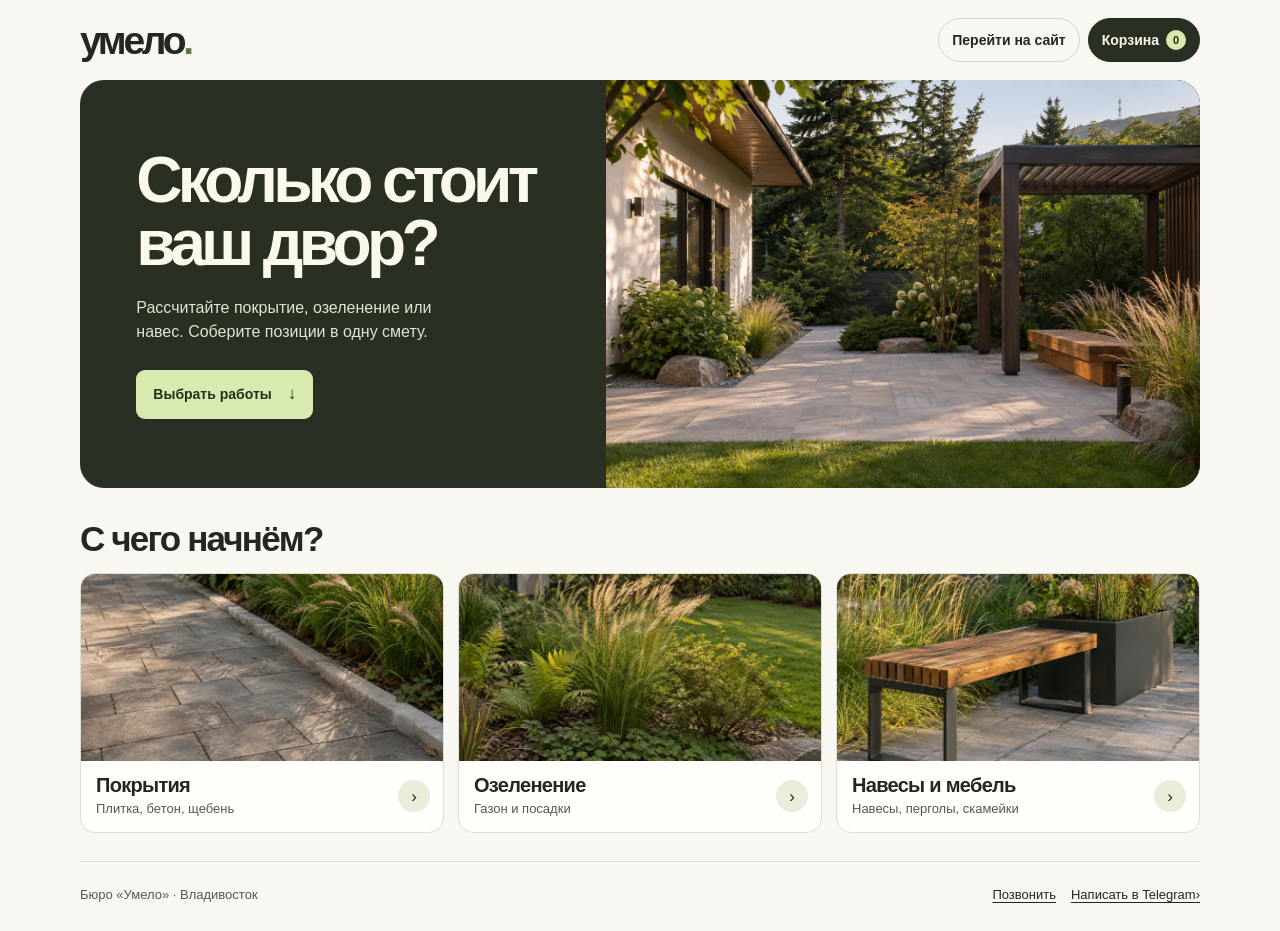
<file: probox/index.html>
<!doctype html>
<html lang="ru">
  <head>
    <meta name="robots" content="noindex" />
    <meta charset="UTF-8" />
    <meta name="viewport" content="width=device-width, initial-scale=1.0" />
    <meta name="theme-color" content="#f8f7f1" />
    <meta name="description" content="Благоустройство участка во Владивостоке. Прикиньте стоимость покрытия или обсудите озеленение, навесы и садовую мебель с бюро Умело." />
    <title>Сколько стоит ваш двор? · Умело</title>
    <link rel="canonical" href="https://umelo-buro.ru/probox/" />
    <link rel="icon" type="image/png" href="../assets/favicon.png" />
    <link rel="stylesheet" href="./promo.css?v=5c17d705d65c" />
    <script defer src="./probox.bundle.js?v=b0c07ee3b7cf"></script>
    <script defer src="./quick-estimate.js?v=c30cf33dffc1"></script>
  </head>
  <body data-promo-quick>
    <header class="shell topbar">
      <a class="brand" href="../" aria-label="Умело — главная">умело<span>.</span></a>
      <div class="topbar-actions">
        <a class="site-link" href="../">Перейти на сайт</a>
        <button class="cart-open" type="button" id="cart-open" aria-haspopup="dialog" hidden>Корзина <span id="cart-count" aria-live="polite">0</span></button>
      </div>
    </header>

    <main class="shell">
      <section class="hero" aria-labelledby="page-title">
        <picture class="hero-media">
          <source media="(max-width: 700px)" srcset="./images/hero-mobile.webp" />
          <img class="hero-image" src="./images/hero.webp" width="1400" height="934" alt="Терраса с мощением, посадками и деревянной перголой" fetchpriority="high" />
        </picture>
        <div class="hero-copy">
          <h1 id="page-title">Сколько стоит <br class="hero-line" />ваш двор?</h1>
          <p>Рассчитайте покрытие, озеленение или навес. Соберите позиции в одну смету.</p>
          <a class="button primary-button" href="#choices">Выбрать работы <span aria-hidden="true">↓</span></a>
        </div>
      </section>

      <section class="choices" id="choices" aria-labelledby="choices-title">
        <h2 id="choices-title">С чего начнём?</h2>
        <div class="choice-grid">
          <button type="button" class="choice" data-choice="paving" aria-haspopup="dialog">
            <img src="./images/paving.webp" width="760" height="508" alt="" decoding="async" />
            <div class="choice-copy"><h3>Покрытия</h3><p>Плитка, бетон, щебень</p></div>
            <span class="choice-arrow" aria-hidden="true">›</span>
          </button>
          <button type="button" class="choice" data-choice="planting" aria-haspopup="dialog">
            <img src="./images/planting.webp" width="760" height="508" alt="" loading="lazy" decoding="async" />
            <div class="choice-copy"><h3>Озеленение</h3><p>Газон и посадки</p></div>
            <span class="choice-arrow" aria-hidden="true">›</span>
          </button>
          <button type="button" class="choice" data-choice="furniture" aria-haspopup="dialog">
            <img src="./images/furniture.webp" width="760" height="508" alt="" loading="lazy" decoding="async" />
            <div class="choice-copy"><h3>Навесы и мебель</h3><p>Навесы, перголы, скамейки</p></div>
            <span class="choice-arrow" aria-hidden="true">›</span>
          </button>
        </div>
      </section>
      <noscript><p>Для расчёта нужен JavaScript. Вы можете связаться с нами по телефону или в Telegram.</p></noscript>
    </main>

    <footer class="shell site-footer">
      <p>Бюро «Умело» · Владивосток</p>
      <div class="footer-actions">
        <a href="tel:+79941017700">Позвонить</a>
        <a href="https://t.me/umeloburo" target="_blank" rel="noopener noreferrer">Написать в Telegram <span aria-hidden="true">›</span></a>
      </div>
    </footer>

    <dialog class="quote" id="quote" aria-labelledby="quote-title">
      <div class="quote-inner">
        <div class="quote-heading">
          <h2 id="quote-title"></h2>
          <button type="button" class="close" aria-label="Закрыть" data-close>×</button>
        </div>
        <form id="quick-form">
          <div class="quote-fields">
            <label class="field">Что нужно<select id="work"></select></label>
            <label class="field" id="quantity-field"><span>Площадь, м²</span><input id="quantity" type="text" inputmode="decimal" autocomplete="off" aria-describedby="quote-note" /></label>
          </div>
          <div class="quote-price" id="price" aria-live="polite"></div>
          <p class="quote-note" id="quote-note"></p>
          <button class="button primary-button quote-cta" type="submit" id="quote-add">Добавить в корзину <span aria-hidden="true">›</span></button>
        </form>
      </div>
    </dialog>
    <dialog class="quote" id="cart" aria-labelledby="cart-title">
      <div class="quote-inner">
        <div class="quote-heading">
          <h2 id="cart-title">Корзина</h2>
          <button type="button" class="close" aria-label="Закрыть корзину" data-close>×</button>
        </div>
        <p id="cart-empty" class="quote-note">Пока пусто. Выберите, что хотите сделать.</p>
        <ul id="cart-list" class="cart-list" hidden></ul>
        <div id="cart-summary" hidden>
          <div class="cart-total"><span>Предварительно</span><strong id="cart-total" aria-live="polite"></strong></div>
          <p id="cart-note" class="quote-note" hidden></p>
          <a class="button primary-button quote-cta" id="cart-contact" href="https://t.me/umeloburo" target="_blank" rel="noopener noreferrer">Обсудить в Telegram <span aria-hidden="true">›</span></a>
        </div>
        <button type="button" class="continue" data-close>Продолжить выбор</button>
      </div>
    </dialog>
  </body>
</html>
</file>
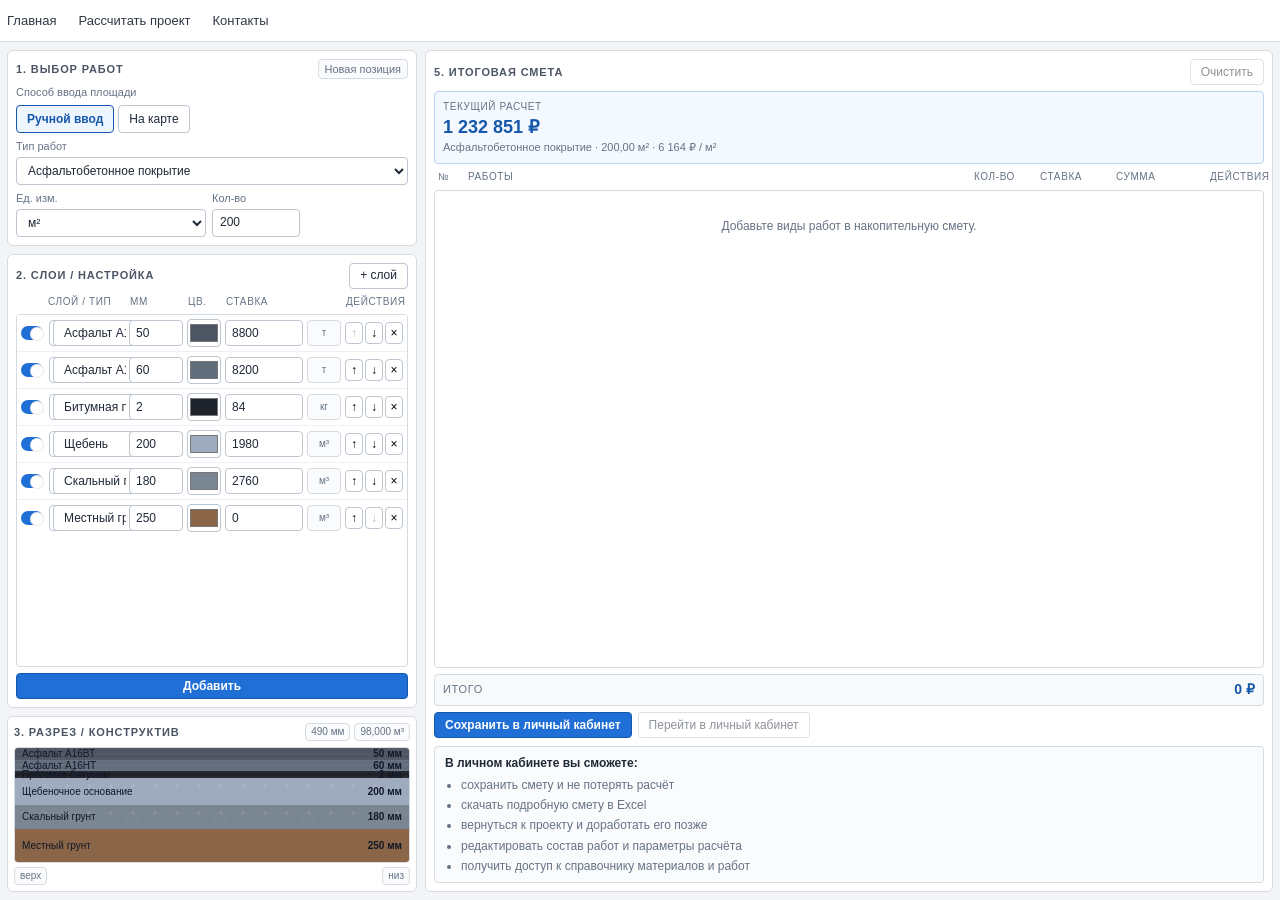
<file: calc-layer-cake.html>
<!doctype html>
<html lang="ru">
<head>
    <meta name="robots" content="noindex" />
  <meta charset="UTF-8" />
  <meta name="viewport" content="width=device-width, initial-scale=1.0" />
  <meta
    name="description"
    content="Калькулятор слоёв основания и покрытий с расчётом объёмов и сметы."
  />
  <title>Калькулятор покрытий | Умело</title>
  <link rel="icon" type="image/png" href="/umelo-preview/assets/favicon.png" />
  <link rel="stylesheet" href="calc-layer-cake.css" />
</head>
<body>
  <div id="coverage-estimator-root"></div>
  <script defer src="calc-layer-cake.bundle.js?v=f6ca23ba68c5"></script>
</body>
</html>
</file>
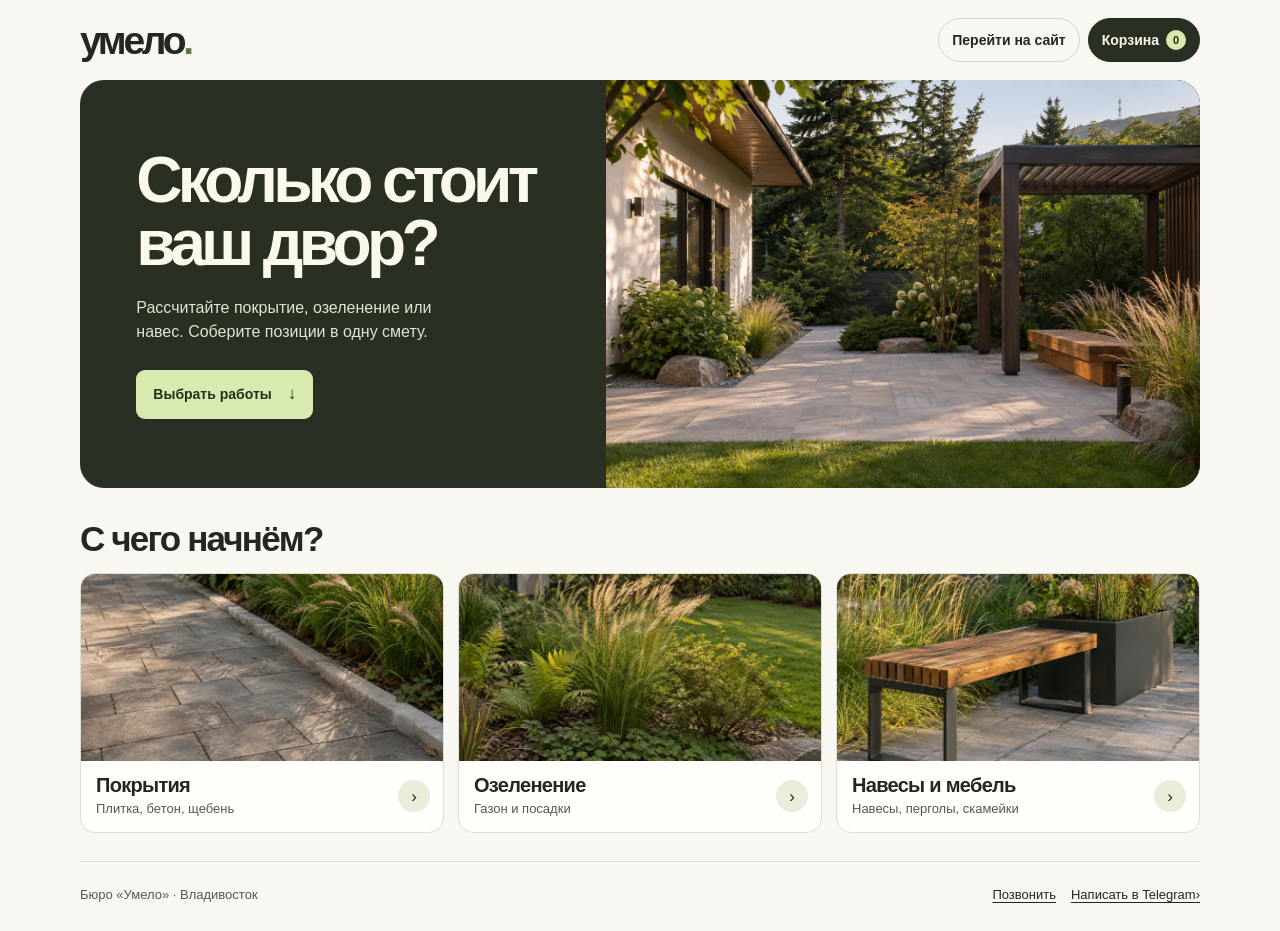
<file: probox/details.html>
<!doctype html>
<html lang="ru">
  <head>
    <meta charset="UTF-8" />
    <meta name="viewport" content="width=device-width, initial-scale=1.0" />
    <meta name="robots" content="noindex" />
    <title>Быстрый расчёт · Умело</title>
    <script>location.replace('./' + location.search + location.hash);</script>
  </head>
  <body><a href="./">Открыть быстрый расчёт</a></body>
</html>
</file>
<file: probox/promo.css>
:root {
  color-scheme: light;
  font-family: Inter, Arial, sans-serif;
  color: #22281e;
  background: #f8f7f1;
  --ink: #22281e;
  --muted: #535b4d;
  --line: #dedfd4;
  --forest: #292f23;
  --lime: #d9eab0;
}

*, *::before, *::after { box-sizing: border-box; }
html { scroll-behavior: smooth; }
body { margin: 0; }
img { display: block; width: 100%; object-fit: cover; }
a { color: inherit; text-decoration: none; }
button, input, select { font: inherit; color: inherit; }
button { cursor: pointer; }
button:disabled { cursor: default; opacity: .55; }
[hidden] { display: none !important; }
:focus-visible { outline: 3px solid #557c2b; outline-offset: 4px; }
.shell { width: min(1120px, calc(100% - 48px)); margin-inline: auto; }

.topbar {
  min-height: 80px;
  display: flex;
  justify-content: space-between;
  align-items: center;
  gap: 16px;
}
.brand { font-size: 39px; line-height: 1; font-weight: 800; letter-spacing: -.085em; }
.brand span { color: #607449; }
.topbar-actions, .footer-actions { display: flex; align-items: center; gap: 8px; }
.site-link, .cart-open, .site-footer a { display: inline-flex; align-items: center; min-height: 44px; }
.site-link, .cart-open { gap: 7px; padding: 0 13px; border: 1px solid #d4d8c9; border-radius: 999px; font-size: 14px; font-weight: 600; white-space: nowrap; }
.site-link:hover { background: #edf0e1; }
.cart-open { background: var(--forest); border-color: var(--forest); color: #f9f9ee; }
.cart-open:hover { background: #404935; }
.cart-open span { display: grid; place-items: center; min-width: 20px; height: 20px; padding: 0 4px; border-radius: 999px; background: var(--lime); color: var(--ink); font-size: 11px; }
.footer-actions { gap: 15px; }

.hero {
  display: grid;
  grid-template-columns: minmax(0, 1fr) minmax(0, 1.13fr);
  overflow: hidden;
  color: #f9f9ee;
  background: var(--forest);
  border-radius: 24px;
  min-height: 408px;
  isolation: isolate;
}
.hero-media { grid-column: 2; grid-row: 1; display: block; min-height: 0; background: #747d63; }
.hero-image { height: 100%; min-height: 0; object-position: 54% 54%; }
.hero-copy { grid-column: 1; grid-row: 1; align-self: center; padding: clamp(24px, 4.4vw, 58px); }
.hero h1 { margin: 0; font-size: clamp(39px, 5.1vw, 64px); font-weight: 600; line-height: .98; letter-spacing: -.073em; }
.hero p { max-width: 340px; margin: 21px 0 25px; color: #e1e3d5; font-size: 16px; line-height: 1.53; }
.button { border: 0; display: inline-flex; justify-content: space-between; align-items: center; gap: 16px; min-height: 49px; padding: 0 17px; border-radius: 9px; font-weight: 700; font-size: 14px; }
.primary-button { color: #24301c; background: var(--lime); }
.primary-button:hover { background: #e4f0c6; }
.hero .button:focus-visible { outline-color: #f1f8d8; }
.button span { font-size: 17px; font-weight: 400; }

.choices { margin-top: 31px; scroll-margin-top: 16px; }
.choices h2 { margin: 0 0 14px; font-size: clamp(25px, 3vw, 35px); letter-spacing: -.052em; font-weight: 650; }
.choice-grid { display: grid; grid-template-columns: repeat(3, minmax(0, 1fr)); gap: 14px; }
.choice {
  position: relative;
  min-width: 0;
  padding: 0;
  text-align: left;
  display: grid;
  grid-template-columns: minmax(0, 1fr) auto;
  align-items: center;
  overflow: hidden;
  border: 1px solid var(--line);
  border-radius: 15px;
  background: #fffefa;
  transition: border-color .18s ease, box-shadow .18s ease;
}
.choice:hover { border-color: #9ca990; box-shadow: 0 4px 14px #2c392415; }
.choice img { grid-column: 1 / -1; height: auto; aspect-ratio: 1.94; background: #dfe2d3; }
.choice-copy { padding: 13px 0 14px 15px; }
.choice h3 { margin: 0; font-size: 20px; letter-spacing: -.035em; line-height: 1.12; }
.choice p { margin: 5px 0 0; color: var(--muted); font-size: 13px; line-height: 1.3; }
.choice-arrow { line-height: 1; display: grid; place-items: center; width: 32px; height: 32px; margin: 0 13px 0 9px; border-radius: 50%; background: #e9eedb; font-size: 17px; }
.site-footer { display: flex; align-items: center; justify-content: space-between; gap: 6px 20px; margin-top: 28px; padding: 11px 0 max(14px, env(safe-area-inset-bottom)); border-top: 1px solid var(--line); color: var(--muted); font-size: 13px; }
.site-footer p { margin: 0; }
.site-footer a { color: var(--ink); text-decoration: underline; text-underline-offset: 3px; }

body:has(dialog[open]) { overflow: hidden; }
.quote { width: min(465px, calc(100% - 28px)); max-height: min(94vh, 94dvh); padding: 0; color: var(--ink); background: #fffefa; border: 0; border-radius: 18px; box-shadow: 0 18px 60px #161d1540; }
.quote::backdrop { background: #1c251ca8; }
.quote-inner { padding: 22px; }
.quote-heading { display: flex; justify-content: space-between; align-items: center; gap: 12px; margin: 0 0 15px; }
.quote-heading h2 { margin: 0; font-size: 27px; line-height: 1.06; letter-spacing: -.045em; }
.close { width: 44px; min-width: 44px; height: 44px; font-size: 25px; line-height: 1; border: 0; border-radius: 50%; background: #eff0e8; }
.close:hover { background: #e3e8d9; }
.quote-fields { display: grid; grid-template-columns: minmax(0, 1fr) 105px; gap: 10px; }
.quote-fields:has([hidden]) { grid-template-columns: 1fr; }
.field { min-width: 0; display: grid; gap: 7px; font-size: 13px; font-weight: 600; }
.field input, .field select { min-height: 46px; width: 100%; border: 1px solid #cfd5c6; border-radius: 8px; padding: 7px 9px; background: #fff; font-size: 16px; }
.field input[aria-invalid="true"] { border-color: #a63b31; }
.quote-price { margin-top: 16px; color: #2d3c27; font-size: 30px; font-weight: 700; line-height: 1.15; letter-spacing: -.035em; }
.quote-note { margin: 7px 0 14px; color: var(--muted); font-size: 13px; line-height: 1.45; }
.quote-cta { width: 100%; }

.cart-list { list-style: none; margin: 0; padding: 0; }
.cart-row { display: grid; grid-template-columns: minmax(0, 1fr) auto 34px; align-items: center; gap: 8px; border-top: 1px solid var(--line); padding: 6px 0; }
.cart-edit, .cart-remove, .continue { border: 0; background: transparent; min-height: 44px; }
.cart-edit { padding: 4px 0; text-align: left; font-weight: 600; font-size: 14px; }
.cart-edit:hover, .continue:hover { text-decoration: underline; }
.cart-edit small { display: block; margin-top: 3px; color: var(--muted); font-size: 12px; font-weight: 400; }
.cart-row strong { font-size: 14px; white-space: nowrap; }
.cart-remove { width: 34px; font-size: 21px; color: var(--muted); }
.cart-total { display: flex; align-items: baseline; justify-content: space-between; flex-wrap: wrap; gap: 7px 12px; padding: 14px 0 10px; border-top: 1px solid var(--line); }
.cart-total strong { font-size: 24px; line-height: 1.1; color: #2d3c27; letter-spacing: -.035em; }
.continue { margin-top: 4px; padding: 0; color: var(--muted); font-size: 14px; text-decoration: underline; text-underline-offset: 3px; }


@media (max-width: 700px) {
  .shell { width: calc(100% - 28px); }
  .topbar { min-height: 62px; }
  .brand { font-size: 34px; }
  .topbar { gap: 7px; }
  .site-link, .cart-open { font-size: 12px; padding-inline: 9px; }
  .hero { min-height: 0; grid-template-columns: 1fr; border-radius: 17px; }
  .hero-media { grid-column: 1; grid-row: 1; height: clamp(150px, 47vw, 270px); }
  .hero-copy { grid-row: 2; padding: 18px; }
  .hero h1 { font-size: clamp(35px, 10.3vw, 62px); }
  .hero-line { display: none; }
  .hero p { margin: 11px 0 14px; font-size: 14px; line-height: 1.43; }
  .hero .button { width: 100%; }
  .choices { margin-top: 20px; }
  .choices h2 { margin-bottom: 10px; }
  .choice-grid { grid-template-columns: 1fr; gap: 7px; }
  .choice { grid-template-columns: clamp(85px, 28vw, 130px) minmax(0, 1fr) auto; min-height: 77px; border-radius: 11px; }
  .choice img { grid-column: 1; grid-row: 1; height: 100%; min-height: 76px; aspect-ratio: auto; }
  .choice-copy { padding: 9px 0 9px 11px; }
  .choice h3 { font-size: 17px; }
  .choice p { margin-top: 4px; font-size: 12px; }
  .choice-arrow { width: 26px; height: 26px; margin: 0 8px 0 6px; font-size: 15px; }
  .site-footer { justify-content: start; flex-wrap: wrap; margin-top: 17px; padding-top: 7px; font-size: 12px; }
  .quote { inset: auto 0 0; width: 100%; max-width: none; margin: auto 0 0; border-radius: 16px 16px 0 0; }
  .quote-inner { padding: 17px 15px max(13px, env(safe-area-inset-bottom)); }
}

@media (max-width: 370px) {
  .brand { font-size: 29px; }
  .topbar-actions { gap: 4px; }
  .site-link, .cart-open { font-size: 11px; padding-inline: 5px; }
  .cart-open span { min-width: 18px; }
  .cart-row { grid-template-columns: minmax(0, 1fr) auto 30px; gap: 5px; }
  .cart-row strong { font-size: 13px; }
}

@media (prefers-reduced-motion: reduce) {
  html { scroll-behavior: auto; }
  .choice { transition: none; }
}
</file>
<file: calc-layer-cake.css>
:root {
  color-scheme: light;
  --ce-header-height: 42px;
  --ce-bg: #f3f4f6;
  --ce-panel: #ffffff;
  --ce-border: #d6dbe2;
  --ce-border-strong: #bcc5d0;
  --ce-text: #1f2937;
  --ce-text-soft: #667385;
  --ce-accent: #1f6fd6;
  --ce-accent-strong: #1557ab;
  --ce-row-hover: #f8fafc;
}

* {
  box-sizing: border-box;
}

html,
body {
  height: 100%;
}

body {
  margin: 0;
  min-width: 320px;
  overflow: hidden;
  font-family: "Segoe UI", Arial, sans-serif;
  font-size: 12px;
  line-height: 1.35;
  color: var(--ce-text);
  background: var(--ce-bg);
}

a {
  color: inherit;
  text-decoration: none;
}

button,
input,
select {
  font: inherit;
}

input,
select {
  margin: 0;
}

.ce-app {
  height: 100vh;
  display: grid;
  grid-template-rows: var(--ce-header-height) 1fr;
}

.ce-shell {
  width: min(1560px, calc(100% - 14px));
  margin: 0 auto;
}

.ce-header {
  border-bottom: 1px solid var(--ce-border);
  background: #fff;
}

.ce-header__inner {
  height: 100%;
  display: flex;
  align-items: center;
  justify-content: space-between;
  gap: 12px;
}

.ce-nav {
  display: flex;
  align-items: center;
  gap: 22px;
  font-size: 13px;
}

.ce-nav a {
  color: #303846;
}

.ce-nav a:hover,
.ce-nav a[aria-current="page"] {
  color: #111827;
}

.ce-dev-auth {
  display: flex;
  align-items: center;
  gap: 6px;
  color: var(--ce-text-soft);
  font-size: 10px;
  white-space: nowrap;
}

.ce-dev-auth nav,
.ce-dev-auth div {
  display: flex;
  align-items: center;
  gap: 3px;
}

.ce-dev-auth button {
  min-height: 22px;
  padding: 0 6px;
  border: 1px solid var(--ce-border);
  border-radius: 4px;
  background: #fff;
  color: var(--ce-text);
  cursor: pointer;
}

.ce-dev-auth button:hover,
.ce-dev-auth button.is-active {
  border-color: var(--ce-accent);
  color: var(--ce-accent-strong);
  background: #edf5ff;
}

.ce-main {
  position: relative;
  height: calc(100vh - var(--ce-header-height));
  padding: 8px 0;
  overflow: hidden;
}

.ce-notice {
  position: absolute;
  top: 8px;
  right: 0;
  z-index: 5;
  min-height: 28px;
  padding: 0 10px;
  display: inline-flex;
  align-items: center;
  border: 1px solid var(--ce-border);
  border-radius: 4px;
  background: #fff;
  font-size: 11px;
  font-weight: 600;
}

.ce-notice--info {
  color: var(--ce-accent-strong);
}

.ce-notice--success {
  color: #0f766e;
}

.ce-notice--warning {
  color: #92400e;
}

.ce-workspace {
  height: 100%;
  min-height: 0;
  display: grid;
  grid-template-columns: 410px minmax(0, 1.9fr) 420px;
  gap: 8px;
  transition: grid-template-columns 0.22s ease;
}

.ce-workspace--simple {
  grid-template-columns: 410px minmax(0, 1fr);
}

.ce-panel-enter {
  animation: ce-panel-enter 0.22s ease both;
}

@keyframes ce-panel-enter {
  from {
    opacity: 0;
    transform: translateY(6px);
  }

  to {
    opacity: 1;
    transform: translateY(0);
  }
}

.ce-column {
  min-width: 0;
  min-height: 0;
  display: grid;
  gap: 8px;
}

.ce-column--left {
  grid-template-rows: auto minmax(0, 1fr) 176px;
}

.ce-column--center {
  grid-template-rows: auto minmax(0, 1fr);
}

.ce-column--right {
  grid-template-rows: minmax(0, 1fr);
}

.ce-card {
  min-width: 0;
  min-height: 0;
  display: grid;
  gap: 6px;
  padding: 8px;
  border: 1px solid var(--ce-border);
  border-radius: 6px;
  background: var(--ce-panel);
}

.ce-card--selector {
  grid-template-rows: auto auto auto auto;
}

.ce-card--editor {
  grid-template-rows: auto auto minmax(0, 1fr) auto;
}

.ce-card--preview {
  padding: 6px;
  grid-template-rows: auto minmax(0, 1fr);
}

.ce-card--table {
  height: 100%;
  grid-template-rows: auto auto minmax(0, 1fr);
}

.ce-card--summary {
  height: 100%;
  grid-template-rows: auto auto minmax(0, 1fr) auto;
}

.ce-card--summary-simple {
  grid-template-rows: auto auto auto minmax(0, 1fr) auto;
}

.ce-card--summary-with-map.ce-card--summary-simple {
  grid-template-rows: auto auto clamp(340px, 46vh, 520px) auto minmax(140px, 1fr) auto;
}

.ce-card--summary-with-map.ce-card--summary-pro {
  grid-template-rows: auto clamp(340px, 46vh, 520px) auto minmax(140px, 1fr) auto;
}

.ce-card__head {
  min-height: 20px;
  display: flex;
  align-items: center;
  justify-content: space-between;
  gap: 8px;
}

.ce-card__head--table {
  align-items: flex-start;
}

.ce-card__head--table .ce-estimate-toolbar {
  flex: 1 1 auto;
  min-width: 0;
  justify-content: flex-end;
}

.ce-card__head h2 {
  display: none;
}

.ce-selector-head-actions {
  display: inline-flex;
  align-items: center;
  gap: 6px;
}

.ce-pro-switch {
  min-height: 22px;
  display: inline-flex;
  align-items: center;
  gap: 5px;
  cursor: pointer;
  color: var(--ce-text-soft);
  font-size: 10px;
  font-weight: 700;
  letter-spacing: 0.04em;
  text-transform: uppercase;
}

.ce-pro-switch input {
  position: absolute;
  opacity: 0;
  pointer-events: none;
}

.ce-pro-switch > span {
  position: relative;
  width: 32px;
  height: 16px;
  border-radius: 999px;
  background: #cfd6df;
  transition: background 0.18s ease;
}

.ce-pro-switch > span::after {
  content: "";
  position: absolute;
  top: 2px;
  left: 2px;
  width: 12px;
  height: 12px;
  border-radius: 50%;
  background: #fff;
  box-shadow: 0 1px 2px rgba(15, 23, 42, 0.18);
  transition: transform 0.18s ease;
}

.ce-pro-switch.is-on {
  color: #047857;
}

.ce-pro-switch.is-on > span {
  background: #10b981;
}

.ce-pro-switch.is-on > span::after {
  transform: translateX(16px);
}

.ce-pro-switch strong {
  font-size: 10px;
  white-space: nowrap;
}

.ce-eyebrow {
  font-size: 11px;
  font-weight: 700;
  letter-spacing: 0.08em;
  text-transform: uppercase;
  color: #4b5563;
}

.ce-inline-note,
.ce-inline-meta span,
.ce-preview-caption span {
  min-height: 20px;
  padding: 0 6px;
  display: inline-flex;
  align-items: center;
  border: 1px solid var(--ce-border);
  border-radius: 4px;
  color: var(--ce-text-soft);
  background: #fafbfc;
  font-size: 11px;
  white-space: nowrap;
}

.ce-inline-meta {
  display: flex;
  flex-wrap: wrap;
  gap: 4px;
}

.ce-inline-note--map {
  white-space: normal;
}

.ce-actions {
  display: flex;
  gap: 6px;
}

.ce-actions--compact {
  flex-wrap: wrap;
}

.ce-button {
  min-height: 26px;
  padding: 0 10px;
  display: inline-flex;
  align-items: center;
  justify-content: center;
  border: 1px solid var(--ce-border-strong);
  border-radius: 4px;
  background: #fff;
  color: var(--ce-text);
  cursor: pointer;
}

.ce-button:disabled {
  opacity: 0.5;
  cursor: not-allowed;
}

.ce-button--primary {
  border-color: var(--ce-accent-strong);
  background: var(--ce-accent);
  color: #fff;
  font-weight: 600;
}

.ce-button--secondary,
.ce-button--ghost {
  background: #fff;
}

.ce-button--wide {
  width: 100%;
}

.ce-selector-grid {
  display: grid;
  grid-template-columns: minmax(0, 1fr) 88px 102px;
  gap: 6px;
  align-items: end;
}

.ce-mode-switch {
  display: grid;
  gap: 5px;
}

.ce-mode-switch__label {
  color: var(--ce-text-soft);
  font-size: 11px;
}

.ce-mode-switch__controls {
  display: inline-flex;
  align-items: center;
  gap: 4px;
  flex-wrap: wrap;
}

.ce-mode-switch__button {
  min-height: 28px;
  padding: 0 10px;
  border: 1px solid var(--ce-border-strong);
  border-radius: 4px;
  background: #fff;
  color: var(--ce-text);
  cursor: pointer;
  transition: border-color 0.18s ease, background 0.18s ease, color 0.18s ease;
}

.ce-mode-switch__button.is-active {
  border-color: var(--ce-accent-strong);
  background: #edf5ff;
  color: var(--ce-accent-strong);
  font-weight: 600;
}

.ce-field {
  min-width: 0;
  display: grid;
  gap: 3px;
}

.ce-field--full {
  grid-column: 1 / -1;
}

.ce-field span {
  color: var(--ce-text-soft);
  font-size: 11px;
}

.ce-field input,
.ce-field select,
.ce-text-input,
.ce-input--dense {
  width: 100%;
  min-width: 0;
  min-height: 28px;
  padding: 0 7px;
  border: 1px solid var(--ce-border-strong);
  border-radius: 4px;
  background: #fff;
  color: var(--ce-text);
  outline: none;
}

.ce-field input:focus,
.ce-field select:focus,
.ce-text-input:focus,
.ce-input--dense:focus {
  border-color: var(--ce-accent);
}

.ce-color-input {
  padding: 0;
}

.ce-color-input--dense {
  width: 100%;
  height: 28px;
  border: 1px solid var(--ce-border-strong);
  border-radius: 4px;
  background: #fff;
}

.ce-statsbar {
  display: grid;
  grid-template-columns: repeat(4, minmax(0, 1fr));
  gap: 6px;
  min-height: 0;
}

.ce-stat {
  min-height: 38px;
  padding: 5px 7px;
  border: 1px solid var(--ce-border);
  border-radius: 4px;
  background: #fff;
}

.ce-stat span {
  display: block;
  color: var(--ce-text-soft);
  font-size: 10px;
  text-transform: uppercase;
  letter-spacing: 0.06em;
}

.ce-stat strong {
  display: block;
  margin-top: 2px;
  font-size: 13px;
  line-height: 1.2;
}

.ce-stat--accent strong {
  color: var(--ce-accent-strong);
}

.ce-layer-head,
.ce-layer-row {
  display: grid;
  grid-template-columns: 24px minmax(0, 1fr) 54px 34px 116px 58px;
  gap: 4px;
  align-items: center;
}

.ce-layer-head {
  padding: 0 4px;
  color: var(--ce-text-soft);
  font-size: 10px;
  text-transform: uppercase;
  letter-spacing: 0.06em;
}

.ce-layer-scroll {
  min-height: 0;
  overflow: auto;
  border: 1px solid var(--ce-border);
  border-radius: 4px;
}

.ce-layer-row {
  min-height: 34px;
  padding: 4px;
  border-bottom: 1px solid #edf0f4;
  background: #fff;
}

.ce-layer-row:last-child {
  border-bottom: none;
}

.ce-layer-row:hover {
  background: var(--ce-row-hover);
}

.ce-layer-row.is-disabled {
  opacity: 0.55;
}

.ce-layer-main {
  min-width: 0;
  display: grid;
  grid-template-columns: minmax(0, 1fr) 96px;
  gap: 4px;
}

.ce-layer-rate {
  min-width: 0;
  display: grid;
  grid-template-columns: minmax(0, 1fr) 34px;
  gap: 4px;
  align-items: center;
}

.ce-layer-rate span {
  min-height: 26px;
  padding: 0 4px;
  display: inline-flex;
  align-items: center;
  justify-content: center;
  border: 1px solid var(--ce-border);
  border-radius: 4px;
  background: #fafbfc;
  color: var(--ce-text-soft);
  font-size: 10px;
}

.ce-input--dense,
.ce-text-input.ce-input--dense {
  min-height: 26px;
  padding: 0 6px;
  font-size: 12px;
}

.ce-layer-actions {
  display: grid;
  grid-template-columns: repeat(3, 1fr);
  gap: 2px;
}

.ce-layer-actions button {
  min-height: 22px;
  padding: 0;
  border: 1px solid var(--ce-border-strong);
  border-radius: 4px;
  background: #fff;
  cursor: pointer;
}

.ce-toggle {
  position: relative;
  display: block;
}

.ce-toggle input {
  position: absolute;
  inset: 0;
  opacity: 0;
  cursor: pointer;
}

.ce-toggle span {
  display: block;
  border-radius: 999px;
  background: #cfd6df;
}

.ce-toggle span::after {
  content: "";
  position: absolute;
  border-radius: 50%;
  background: #fff;
  border: 1px solid rgba(0, 0, 0, 0.08);
  transition: transform 0.18s ease;
}

.ce-toggle--dense {
  width: 22px;
  height: 14px;
}

.ce-toggle--dense span {
  width: 22px;
  height: 14px;
}

.ce-toggle--dense span::after {
  top: 1px;
  left: 1px;
  width: 12px;
  height: 12px;
}

.ce-toggle input:checked + span {
  background: var(--ce-accent);
}

.ce-toggle input:checked + span::after {
  transform: translateX(8px);
}

.ce-preview {
  min-height: 0;
  display: grid;
  grid-template-rows: minmax(0, 1fr) auto;
  gap: 4px;
}

.ce-cake {
  min-height: 0;
  overflow: hidden;
  display: flex;
  flex-direction: column;
  border: 1px solid var(--ce-border);
  border-radius: 4px;
  background: #f8fafc;
}

.ce-cake-layer {
  position: relative;
  display: flex;
  align-items: center;
  justify-content: space-between;
  gap: 8px;
  padding: 0 7px;
  background: var(--layer-color);
  color: #111827;
  transition: height 0.18s ease;
}

.ce-cake-layer::before {
  content: "";
  position: absolute;
  inset: 0;
  opacity: 0.22;
  pointer-events: none;
}

.ce-cake-layer span,
.ce-cake-layer strong {
  position: relative;
  z-index: 1;
  font-size: 10px;
  line-height: 1.1;
}

.ce-cake-layer--gravel::before,
.ce-cake-layer--rock::before {
  background:
    radial-gradient(circle at 8px 8px, rgba(255, 255, 255, 0.38) 0 2px, transparent 2px),
    radial-gradient(circle at 18px 14px, rgba(31, 41, 55, 0.18) 0 2px, transparent 2px);
  background-size: 22px 22px;
}

.ce-cake-layer--asphaltTop::before,
.ce-cake-layer--asphaltBase::before,
.ce-cake-layer--asphalt::before,
.ce-cake-layer--bitumen::before {
  background: repeating-linear-gradient(0deg, rgba(255, 255, 255, 0.16) 0 2px, transparent 2px 5px);
}

.ce-cake-layer--sand::before,
.ce-cake-layer--sandCement::before,
.ce-cake-layer--subbase::before {
  background: repeating-linear-gradient(135deg, rgba(255, 255, 255, 0.2) 0 6px, transparent 6px 12px);
}

.ce-preview-caption {
  display: flex;
  justify-content: space-between;
  gap: 4px;
}

.ce-card--preview .ce-inline-meta span,
.ce-card--preview .ce-preview-caption span {
  min-height: 18px;
  padding: 0 5px;
  font-size: 10px;
}

.ce-card--preview .ce-card__head {
  min-height: 18px;
}

.ce-estimate-toolbar {
  display: flex;
  flex-wrap: wrap;
  gap: 10px;
  align-items: center;
  min-height: 24px;
  padding: 0 2px;
}

.ce-estimate-toolbar strong {
  font-size: 13px;
}

.ce-estimate-toolbar span {
  color: var(--ce-text-soft);
  font-size: 11px;
}

.ce-estimate-actions {
  position: relative;
  z-index: 1;
  display: grid;
  grid-template-columns: 132px 92px 168px minmax(0, 1fr) auto;
  gap: 6px;
  align-items: end;
  padding-bottom: 2px;
  background: #fff;
}

.ce-table-search--section {
  max-width: 132px;
}

.ce-table-search {
  min-width: 0;
  display: grid;
  gap: 3px;
}

.ce-table-search span {
  color: var(--ce-text-soft);
  font-size: 10px;
  text-transform: uppercase;
  letter-spacing: 0.06em;
}

.ce-table-input,
.ce-table-select {
  width: 100%;
  min-width: 0;
  min-height: 24px;
  padding: 0 6px;
  border: 1px solid var(--ce-border-strong);
  border-radius: 4px;
  background: #fff;
  color: var(--ce-text);
  outline: none;
}

.ce-table-input:focus,
.ce-table-select:focus {
  border-color: var(--ce-accent);
}

.ce-table-input--number {
  text-align: right;
}

.ce-table-input--title {
  min-height: 26px;
}

.ce-table-wrap {
  min-height: 0;
  overflow: auto;
  border: 1px solid var(--ce-border);
  border-radius: 4px;
}

.ce-table {
  width: 100%;
  border-collapse: collapse;
  table-layout: fixed;
}

.ce-table th,
.ce-table td {
  padding: 4px 6px;
  border-bottom: 1px solid #e8edf3;
  text-align: left;
  vertical-align: top;
  font-size: 11px;
}

.ce-table th {
  position: sticky;
  top: 0;
  z-index: 1;
  background: #f7f9fb;
  color: var(--ce-text-soft);
  font-size: 10px;
  text-transform: uppercase;
  letter-spacing: 0.06em;
}

.ce-table th:first-child,
.ce-table td:first-child {
  width: 48px;
}

.ce-table--editable th:nth-child(3),
.ce-table--editable td:nth-child(3) {
  width: 62px;
}

.ce-table--editable th:nth-child(4),
.ce-table--editable td:nth-child(4) {
  width: 94px;
}

.ce-table--editable th:nth-child(5),
.ce-table--editable td:nth-child(5),
.ce-table--editable th:nth-child(6),
.ce-table--editable td:nth-child(6),
.ce-table--editable th:nth-child(7),
.ce-table--editable td:nth-child(7) {
  width: 94px;
}

.ce-table td:last-child,
.ce-table th:last-child {
  text-align: right;
}

.ce-table td strong {
  display: block;
  font-size: 12px;
  font-weight: 600;
}

.ce-table td span {
  display: block;
  margin-top: 2px;
  color: var(--ce-text-soft);
  font-size: 10px;
  line-height: 1.25;
}

.ce-table__section td {
  background: #f1f5f9;
  color: #39475a;
  font-weight: 700;
}

.ce-table__subtotal td,
.ce-table__total td,
.ce-table__grand-total td {
  font-weight: 700;
}

.ce-table__subtotal td {
  background: #fafbfd;
}

.ce-table__grand-total td {
  background: #eef5ff;
  color: var(--ce-accent-strong);
}

.ce-table--editable td {
  vertical-align: middle;
}

.ce-table--editable td:last-child,
.ce-table--editable th:last-child {
  text-align: center;
  width: 46px;
}

.ce-table--editable td:nth-child(6),
.ce-table--editable th:nth-child(6) {
  text-align: right;
  white-space: nowrap;
}

.ce-table__sum {
  white-space: nowrap;
  font-weight: 600;
}

.ce-table__actions-cell {
  position: relative;
}

.ce-table-row-menu {
  position: relative;
}

.ce-table-action {
  width: 24px;
  min-height: 24px;
  padding: 0;
  border: 1px solid var(--ce-border-strong);
  border-radius: 4px;
  background: #fff;
  cursor: pointer;
}

.ce-table-popover {
  position: absolute;
  top: calc(100% + 4px);
  right: 0;
  z-index: 3;
  width: 156px;
  padding: 6px;
  display: grid;
  gap: 4px;
  border: 1px solid var(--ce-border-strong);
  border-radius: 4px;
  background: #fff;
  box-shadow: 0 8px 18px rgba(15, 23, 42, 0.12);
}

.ce-table-popover span {
  color: var(--ce-text-soft);
  font-size: 10px;
  text-transform: uppercase;
  letter-spacing: 0.06em;
}

.ce-table-popover button {
  min-height: 24px;
  padding: 0 6px;
  border: 1px solid var(--ce-border);
  border-radius: 4px;
  background: #fff;
  text-align: left;
  cursor: pointer;
}

.ce-table-popover button:disabled {
  opacity: 0.55;
  cursor: default;
}

.ce-table-popover__divider {
  height: 1px;
  background: #e8edf3;
}

.ce-table-popover__danger {
  color: #b42318;
}

.ce-summary-head,
.ce-summary-row {
  display: grid;
  grid-template-columns: 24px minmax(0, 1fr) 60px 70px 88px 50px;
  gap: 6px;
  align-items: center;
}

.ce-summary-head {
  padding: 0 4px;
  color: var(--ce-text-soft);
  font-size: 10px;
  text-transform: uppercase;
  letter-spacing: 0.06em;
}

.ce-summary-list {
  min-height: 0;
  overflow: auto;
  border: 1px solid var(--ce-border);
  border-radius: 4px;
}

.ce-summary-row {
  min-height: 30px;
  padding: 4px;
  border-bottom: 1px solid #eef2f6;
  background: #fff;
}

.ce-summary-row:last-child {
  border-bottom: none;
}

.ce-summary-row:hover {
  background: var(--ce-row-hover);
}

.ce-summary-row.is-editing {
  background: #edf5ff;
}

.ce-summary-row span,
.ce-summary-row strong {
  min-width: 0;
  font-size: 12px;
}

.ce-summary-row strong {
  text-align: right;
  color: var(--ce-accent-strong);
}

.ce-summary-row__title {
  overflow: hidden;
  white-space: nowrap;
  text-overflow: ellipsis;
}

.ce-summary-row__actions {
  display: grid;
  grid-template-columns: repeat(2, 1fr);
  gap: 2px;
}

.ce-summary-row__actions--simple {
  grid-template-columns: 1fr;
}

.ce-summary-row__actions .ce-button {
  min-height: 22px;
  padding: 0;
}

.ce-summary-total {
  min-height: 32px;
  padding: 0 8px;
  display: flex;
  align-items: center;
  justify-content: space-between;
  border: 1px solid var(--ce-border);
  border-radius: 4px;
  background: #f7f9fb;
}

.ce-summary-total span {
  font-size: 11px;
  color: var(--ce-text-soft);
  text-transform: uppercase;
  letter-spacing: 0.06em;
}

.ce-summary-total strong {
  font-size: 14px;
  color: var(--ce-accent-strong);
}

.ce-summary-account {
  display: grid;
  gap: 8px;
}

.ce-summary-account__benefits {
  padding: 8px 10px;
  border: 1px solid var(--ce-border);
  border-radius: 4px;
  background: #fafbfc;
}

.ce-summary-account__benefits strong {
  display: block;
  margin-bottom: 6px;
  font-size: 12px;
}

.ce-summary-account__benefits ul {
  margin: 0;
  padding-left: 16px;
  display: grid;
  gap: 4px;
  color: var(--ce-text-soft);
}

.ce-summary-current {
  min-height: 72px;
  padding: 8px;
  display: grid;
  gap: 3px;
  border: 1px solid #b8d3f4;
  border-radius: 4px;
  background: #f4f8ff;
}

.ce-summary-current span {
  color: var(--ce-text-soft);
  font-size: 10px;
  text-transform: uppercase;
  letter-spacing: 0.06em;
}

.ce-summary-current strong {
  color: var(--ce-accent-strong);
  font-size: 18px;
  line-height: 1.15;
}

.ce-summary-current p {
  margin: 0;
  color: var(--ce-text-soft);
  font-size: 11px;
}

.ce-summary-map {
  min-height: 0;
  height: 100%;
  overflow: hidden;
  display: grid;
  grid-template-rows: minmax(0, 1fr);
}

.ce-map-loading-card {
  min-height: clamp(340px, 46vh, 520px);
  display: grid;
  place-items: center;
  border: 1px solid var(--ce-border);
  border-radius: 6px;
  background: #f8fafc;
  color: var(--ce-text-soft);
}

.ce-map-panel {
  height: 100%;
  min-height: 0;
}

.ce-map-overlay {
  position: absolute;
  z-index: 900;
  pointer-events: none;
}

.ce-map-overlay--search {
  top: 12px;
  left: 12px;
  max-width: calc(100% - 24px);
}

.ce-map-overlay--controls {
  top: 12px;
  right: 12px;
  max-width: calc(100% - 24px);
}

.ce-map-overlay--info {
  left: 12px;
  bottom: 12px;
  max-width: min(420px, calc(100% - 180px));
}

.ce-map-overlay--area {
  right: 12px;
  bottom: 12px;
  max-width: calc(100% - 24px);
}

.ce-map-overlay-panel {
  pointer-events: auto;
  border: 1px solid rgba(188, 197, 208, 0.92);
  border-radius: 6px;
  background: rgba(255, 255, 255, 0.94);
  box-shadow: 0 10px 24px rgba(15, 23, 42, 0.12);
  backdrop-filter: blur(6px);
}

.ce-map-search {
  width: min(420px, 100%);
  display: grid;
  grid-template-columns: minmax(0, 1fr) auto;
  gap: 4px;
  padding: 4px;
}

.ce-map-floating-controls {
  width: max-content;
  max-width: min(480px, calc(100vw - 48px));
  display: flex;
  align-items: center;
  justify-content: flex-end;
  gap: 6px;
  flex-wrap: wrap;
  padding: 6px;
}

.ce-map-search__input {
  width: 100%;
  min-width: 220px;
  min-height: 30px;
  padding: 0 10px;
  border: 1px solid var(--ce-border-strong);
  border-radius: 4px;
  background: rgba(255, 255, 255, 0.98);
  color: var(--ce-text);
  outline: none;
}

.ce-map-search__input:focus {
  border-color: var(--ce-accent);
}

.ce-map-checkbox {
  min-height: 28px;
  padding: 0 8px;
  display: inline-flex;
  align-items: center;
  gap: 6px;
  border: 1px solid var(--ce-border);
  border-radius: 4px;
  background: rgba(255, 255, 255, 0.98);
  color: var(--ce-text);
  font-size: 13px;
}

.ce-map-checkbox input {
  margin: 0;
}

.ce-button--map {
  min-height: 28px;
  padding: 0 10px;
  font-size: 13px;
}

.ce-map-stage__actions {
  display: flex;
  align-items: center;
  flex-wrap: wrap;
  gap: 4px;
}

.ce-map-status {
  min-height: 34px;
  padding: 6px 10px;
  display: flex;
  align-items: center;
  justify-content: space-between;
  gap: 8px;
  color: var(--ce-text-soft);
}

.ce-map-status--compact {
  width: max-content;
  max-width: 100%;
  min-height: 0;
  padding: 6px 8px;
  display: block;
  font-size: 12px;
  line-height: 1.3;
}

.ce-map-status strong {
  color: var(--ce-text);
  white-space: nowrap;
}

.ce-map-status[data-tone='success'] {
  border-color: #8fd3c8;
  background: #f0fdfa;
  color: #0f766e;
}

.ce-map-status[data-tone='error'] {
  border-color: #f1b3b1;
  background: #fef2f2;
  color: #b42318;
}

.ce-map-canvas-wrap {
  position: relative;
  height: 100%;
  min-height: 100%;
  overflow: hidden;
  border: 1px solid var(--ce-border);
  border-radius: 6px;
  background: #dde5ef;
}

.ce-map-canvas {
  position: relative;
  width: 100%;
  height: 100%;
  min-height: 100%;
  cursor: grab;
  user-select: none;
  touch-action: pan-x pan-y;
}

.ce-map-canvas.is-drawing {
  cursor: crosshair;
}

.ce-map-canvas.is-close-target,
.ce-map-canvas.is-drawing.is-close-target {
  cursor: pointer;
}

.ce-map-loading {
  position: absolute;
  inset: 0;
  z-index: 950;
  display: grid;
  place-items: center;
  background: rgba(255, 255, 255, 0.76);
  color: var(--ce-text-soft);
  font-weight: 600;
}

.ce-map-meta {
  min-height: 32px;
  padding: 6px 10px;
  display: flex;
  align-items: center;
  justify-content: space-between;
  gap: 8px;
  flex-wrap: wrap;
  color: #334155;
  font-size: 11px;
}

.ce-map-area {
  width: max-content;
  min-height: 0;
  padding: 6px 8px;
  color: #334155;
  font-size: 12px;
}

.ce-map-area strong {
  color: var(--ce-text);
  white-space: nowrap;
}

.ce-map-parcel-label,
.ce-map-search-tooltip {
  padding: 3px 6px;
  border: 1px solid rgba(15, 23, 42, 0.14);
  border-radius: 4px;
  background: rgba(255, 255, 255, 0.96);
  box-shadow: 0 4px 10px rgba(15, 23, 42, 0.12);
  color: #111827;
  font-size: 11px;
  font-weight: 600;
}

.ce-map-search-tooltip {
  font-weight: 500;
}

.leaflet-container {
  overflow: hidden;
  background: #dde5ef;
  outline: 0;
  -webkit-tap-highlight-color: transparent;
}

.leaflet-container,
.leaflet-pane,
.leaflet-tile,
.leaflet-marker-icon,
.leaflet-marker-shadow,
.leaflet-tile-container,
.leaflet-pane > svg,
.leaflet-pane > canvas,
.leaflet-zoom-box,
.leaflet-image-layer,
.leaflet-layer {
  position: absolute;
  left: 0;
  top: 0;
}

.leaflet-container img,
.leaflet-container svg {
  max-width: none;
  max-height: none;
}

.leaflet-pane {
  z-index: 400;
}

.leaflet-tile-pane {
  z-index: 200;
}

.leaflet-overlay-pane {
  z-index: 400;
}

.leaflet-shadow-pane {
  z-index: 500;
}

.leaflet-marker-pane {
  z-index: 600;
}

.leaflet-tooltip-pane {
  z-index: 650;
  pointer-events: none;
}

.leaflet-popup-pane {
  z-index: 700;
}

.leaflet-map-pane canvas,
.leaflet-map-pane svg {
  position: absolute;
  left: 0;
  top: 0;
}

.leaflet-control {
  position: relative;
  z-index: 800;
  pointer-events: auto;
}

.leaflet-top,
.leaflet-bottom {
  position: absolute;
  z-index: 1000;
  pointer-events: none;
}

.leaflet-top {
  top: 116px;
}

.leaflet-right {
  right: 10px;
}

.leaflet-bottom {
  bottom: 10px;
}

.leaflet-left {
  left: 10px;
}

.leaflet-control-zoom {
  display: none;
}

.leaflet-bar {
  overflow: hidden;
  border: 1px solid rgba(15, 23, 42, 0.12);
  border-radius: 6px;
  box-shadow: 0 8px 24px rgba(15, 23, 42, 0.12);
}

.leaflet-bar a {
  width: 30px;
  height: 30px;
  display: grid;
  place-items: center;
  border-bottom: 1px solid rgba(15, 23, 42, 0.08);
  background: rgba(255, 255, 255, 0.94);
  color: #111827;
  font-weight: 700;
  text-decoration: none;
}

.leaflet-bar a:last-child {
  border-bottom: none;
}

.leaflet-bar a:hover {
  background: #fff;
}

.leaflet-control-attribution {
  padding: 2px 6px;
  border-radius: 4px;
  background: rgba(255, 255, 255, 0.9);
  color: var(--ce-text-soft);
  font-size: 10px;
}

.leaflet-control-attribution a[href*='leafletjs.com'] {
  display: none;
}

.leaflet-tooltip {
  position: absolute;
  pointer-events: none;
}

.ce-modal-backdrop {
  position: fixed;
  inset: 0;
  z-index: 20;
  display: grid;
  place-items: center;
  padding: 16px;
  background: rgba(15, 23, 42, 0.24);
  animation: ce-modal-fade 0.18s ease both;
}

.ce-modal {
  width: min(460px, 100%);
  padding: 16px;
  display: grid;
  gap: 14px;
  border: 1px solid var(--ce-border-strong);
  border-radius: 8px;
  background: #fff;
  box-shadow: 0 18px 48px rgba(15, 23, 42, 0.22);
  animation: ce-modal-enter 0.2s ease both;
}

.ce-modal h2 {
  margin: 4px 0 0;
  color: #111827;
  font-size: 17px;
  line-height: 1.25;
}

.ce-modal p {
  margin: 8px 0 0;
  color: var(--ce-text-soft);
  font-size: 13px;
}

.ce-modal__actions {
  display: flex;
  justify-content: flex-end;
  gap: 8px;
}

.ce-modal-benefits {
  padding: 10px;
  border: 1px solid #d9e5f4;
  border-radius: 6px;
  background: #f8fbff;
}

.ce-modal-benefits strong {
  display: block;
  color: #1f2937;
  font-size: 12px;
}

.ce-modal-benefits ul {
  margin: 8px 0 0;
  padding: 0;
  display: grid;
  gap: 5px;
  list-style: none;
}

.ce-modal-benefits li {
  position: relative;
  padding-left: 14px;
  color: #4b5563;
  font-size: 12px;
  line-height: 1.3;
}

.ce-modal-benefits li::before {
  content: "";
  position: absolute;
  top: 0.58em;
  left: 1px;
  width: 5px;
  height: 5px;
  border-radius: 50%;
  background: #10b981;
}

@keyframes ce-modal-fade {
  from {
    opacity: 0;
  }

  to {
    opacity: 1;
  }
}

@keyframes ce-modal-enter {
  from {
    opacity: 0;
    transform: translateY(8px) scale(0.98);
  }

  to {
    opacity: 1;
    transform: translateY(0) scale(1);
  }
}

.ce-empty-state {
  min-height: 72px;
  display: grid;
  place-items: center;
  padding: 10px;
  color: var(--ce-text-soft);
  text-align: center;
}

.ce-dashboard {
  height: 100vh;
  min-height: 0;
  display: grid;
  grid-template-columns: 220px minmax(0, 1fr);
  gap: 8px;
  padding: 8px;
  background: var(--ce-bg);
}

.ce-dashboard__nav,
.ce-dashboard__content,
.ce-dashboard-panel {
  min-width: 0;
  min-height: 0;
  border: 1px solid var(--ce-border);
  border-radius: 6px;
  background: #fff;
}

.ce-dashboard__nav {
  padding: 8px;
  display: grid;
  align-content: start;
  gap: 4px;
}

.ce-dashboard__nav strong {
  margin-bottom: 4px;
  font-size: 12px;
  text-transform: uppercase;
  letter-spacing: 0.06em;
}

.ce-dashboard__nav a {
  min-height: 26px;
  padding: 0 7px;
  display: flex;
  align-items: center;
  border-radius: 4px;
  color: var(--ce-text-soft);
}

.ce-dashboard__nav a:hover {
  background: #edf5ff;
  color: var(--ce-accent-strong);
}

.ce-dashboard__content {
  overflow: auto;
  padding: 8px;
  display: grid;
  gap: 8px;
}

.ce-dashboard__head,
.ce-dashboard-panel__head,
.ce-dashboard__actions {
  display: flex;
  align-items: center;
  justify-content: space-between;
  gap: 8px;
}

.ce-dashboard__head {
  min-height: 42px;
  padding: 8px;
  border: 1px solid var(--ce-border);
  border-radius: 6px;
  background: #fff;
}

.ce-dashboard__head h1,
.ce-dashboard-panel h2 {
  margin: 0;
  color: #111827;
}

.ce-dashboard__head h1 {
  font-size: 16px;
}

.ce-dashboard-panel {
  padding: 8px;
  display: grid;
  gap: 8px;
}

.ce-dashboard-panel h2 {
  font-size: 13px;
}

.ce-dashboard-grid {
  display: grid;
  grid-template-columns: repeat(auto-fill, minmax(220px, 1fr));
  gap: 8px;
}

.ce-dashboard-card {
  min-width: 0;
  padding: 8px;
  display: grid;
  gap: 4px;
  border: 1px solid var(--ce-border);
  border-radius: 4px;
  background: #fff;
}

.ce-dashboard-card span {
  color: var(--ce-text-soft);
  font-size: 11px;
}

.ce-dashboard-card__actions,
.ce-dashboard__actions {
  flex-wrap: wrap;
}

.ce-dashboard-card__actions {
  display: flex;
  gap: 4px;
}

.ce-dashboard-card button,
.ce-dashboard__actions button,
.ce-dashboard-panel button {
  min-height: 24px;
  padding: 0 7px;
  border: 1px solid var(--ce-border-strong);
  border-radius: 4px;
  background: #fff;
  cursor: pointer;
}

.ce-dashboard .ce-button--primary {
  border-color: var(--ce-accent-strong);
  background: var(--ce-accent);
  color: #fff;
  font-weight: 600;
}

.ce-dashboard-table-wrap {
  min-height: 0;
  overflow: auto;
  border: 1px solid var(--ce-border);
  border-radius: 4px;
}

.ce-dashboard-table {
  width: 100%;
  border-collapse: collapse;
  table-layout: fixed;
}

.ce-dashboard-table th,
.ce-dashboard-table td {
  padding: 5px 6px;
  border-bottom: 1px solid #e8edf3;
  text-align: left;
  font-size: 11px;
}

.ce-dashboard-table th {
  position: sticky;
  top: 0;
  z-index: 1;
  background: #f7f9fb;
  color: var(--ce-text-soft);
  text-transform: uppercase;
  letter-spacing: 0.06em;
}

.ce-dashboard-definition {
  margin: 0;
  display: grid;
  grid-template-columns: 160px minmax(0, 1fr);
  gap: 5px 10px;
}

.ce-dashboard-definition dt {
  color: var(--ce-text-soft);
}

.ce-dashboard-definition dd {
  margin: 0;
  font-weight: 600;
}

.ce-route-page {
  height: calc(100vh - var(--ce-header-height));
  display: grid;
  place-items: center;
  padding: 12px;
}

.ce-route-denied {
  width: min(460px, 100%);
  padding: 18px;
  border: 1px solid var(--ce-border);
  border-radius: 8px;
  background: #fff;
  box-shadow: 0 12px 28px rgba(15, 23, 42, 0.08);
}

.ce-route-denied h1 {
  margin: 5px 0 0;
  font-size: 18px;
}

.ce-route-denied p {
  margin: 8px 0 0;
  color: var(--ce-text-soft);
  font-size: 13px;
}

@media (max-width: 1260px) {
  body {
    overflow: auto;
  }

  .ce-app {
    height: auto;
    min-height: 100vh;
    grid-template-rows: auto auto;
  }

  .ce-header__inner {
    min-height: 42px;
    padding: 6px 0;
    flex-wrap: wrap;
    justify-content: center;
  }

  .ce-dev-auth {
    flex-wrap: wrap;
    justify-content: center;
  }

  .ce-main {
    height: auto;
    overflow: visible;
    padding-bottom: 12px;
  }

  .ce-route-page {
    height: auto;
    min-height: 360px;
  }

  .ce-notice {
    position: static;
    margin-bottom: 8px;
  }

  .ce-workspace {
    height: auto;
    grid-template-columns: 1fr;
  }

  .ce-column,
  .ce-column--left,
  .ce-column--center,
  .ce-column--right {
    grid-template-rows: auto;
  }

  .ce-layer-scroll,
  .ce-summary-list,
  .ce-table-wrap {
    max-height: none;
  }
}

@media (max-width: 760px) {
  .ce-shell {
    width: min(100% - 10px, 1560px);
  }

  .ce-nav {
    gap: 18px;
    font-size: 12px;
  }

  .ce-selector-grid,
  .ce-statsbar,
  .ce-estimate-actions {
    grid-template-columns: 1fr;
  }

  .ce-field--full {
    grid-column: auto;
  }

  .ce-layer-head {
    display: none;
  }

  .ce-layer-row {
    grid-template-columns: 24px 1fr;
    align-items: start;
  }

  .ce-layer-main,
  .ce-layer-actions {
    grid-column: 2;
  }

  .ce-layer-row > input,
  .ce-layer-row > .ce-color-input--dense,
  .ce-layer-row > .ce-layer-rate {
    grid-column: 2;
  }

  .ce-summary-head {
    display: none;
  }

  .ce-summary-row {
    grid-template-columns: 24px 1fr;
  }

  .ce-summary-row > :not(:nth-child(1)):not(:nth-child(2)):not(:last-child) {
    grid-column: 2;
  }

  .ce-summary-row strong,
  .ce-summary-row__actions {
    grid-column: 2;
    text-align: left;
  }

  .ce-table th,
  .ce-table td {
    padding: 4px;
  }

  .ce-map-search {
    width: 100%;
    grid-template-columns: 1fr;
  }

  .ce-summary-map,
  .ce-map-loading-card {
    min-height: clamp(280px, 42vh, 380px);
  }

  .ce-card--summary-with-map.ce-card--summary-simple {
    grid-template-rows: auto auto clamp(280px, 42vh, 380px) auto minmax(120px, 1fr) auto;
  }

  .ce-card--summary-with-map.ce-card--summary-pro {
    grid-template-rows: auto clamp(280px, 42vh, 380px) auto minmax(120px, 1fr) auto;
  }

  .ce-map-search {
    grid-template-columns: 1fr;
  }

  .ce-map-overlay--search,
  .ce-map-overlay--controls,
  .ce-map-overlay--info,
  .ce-map-overlay--area {
    left: 10px;
    right: 10px;
    max-width: none;
  }

  .ce-map-overlay--controls {
    top: 56px;
  }

  .ce-map-overlay--info {
    bottom: 48px;
  }

  .ce-map-floating-controls,
  .ce-map-stage__actions {
    width: 100%;
    justify-content: flex-start;
  }

  .ce-map-search__input {
    min-width: 0;
  }

  .ce-map-area,
  .ce-map-status--compact {
    width: 100%;
  }

  .ce-map-canvas-wrap,
  .ce-map-canvas {
    min-height: 100%;
  }
}
</file>
